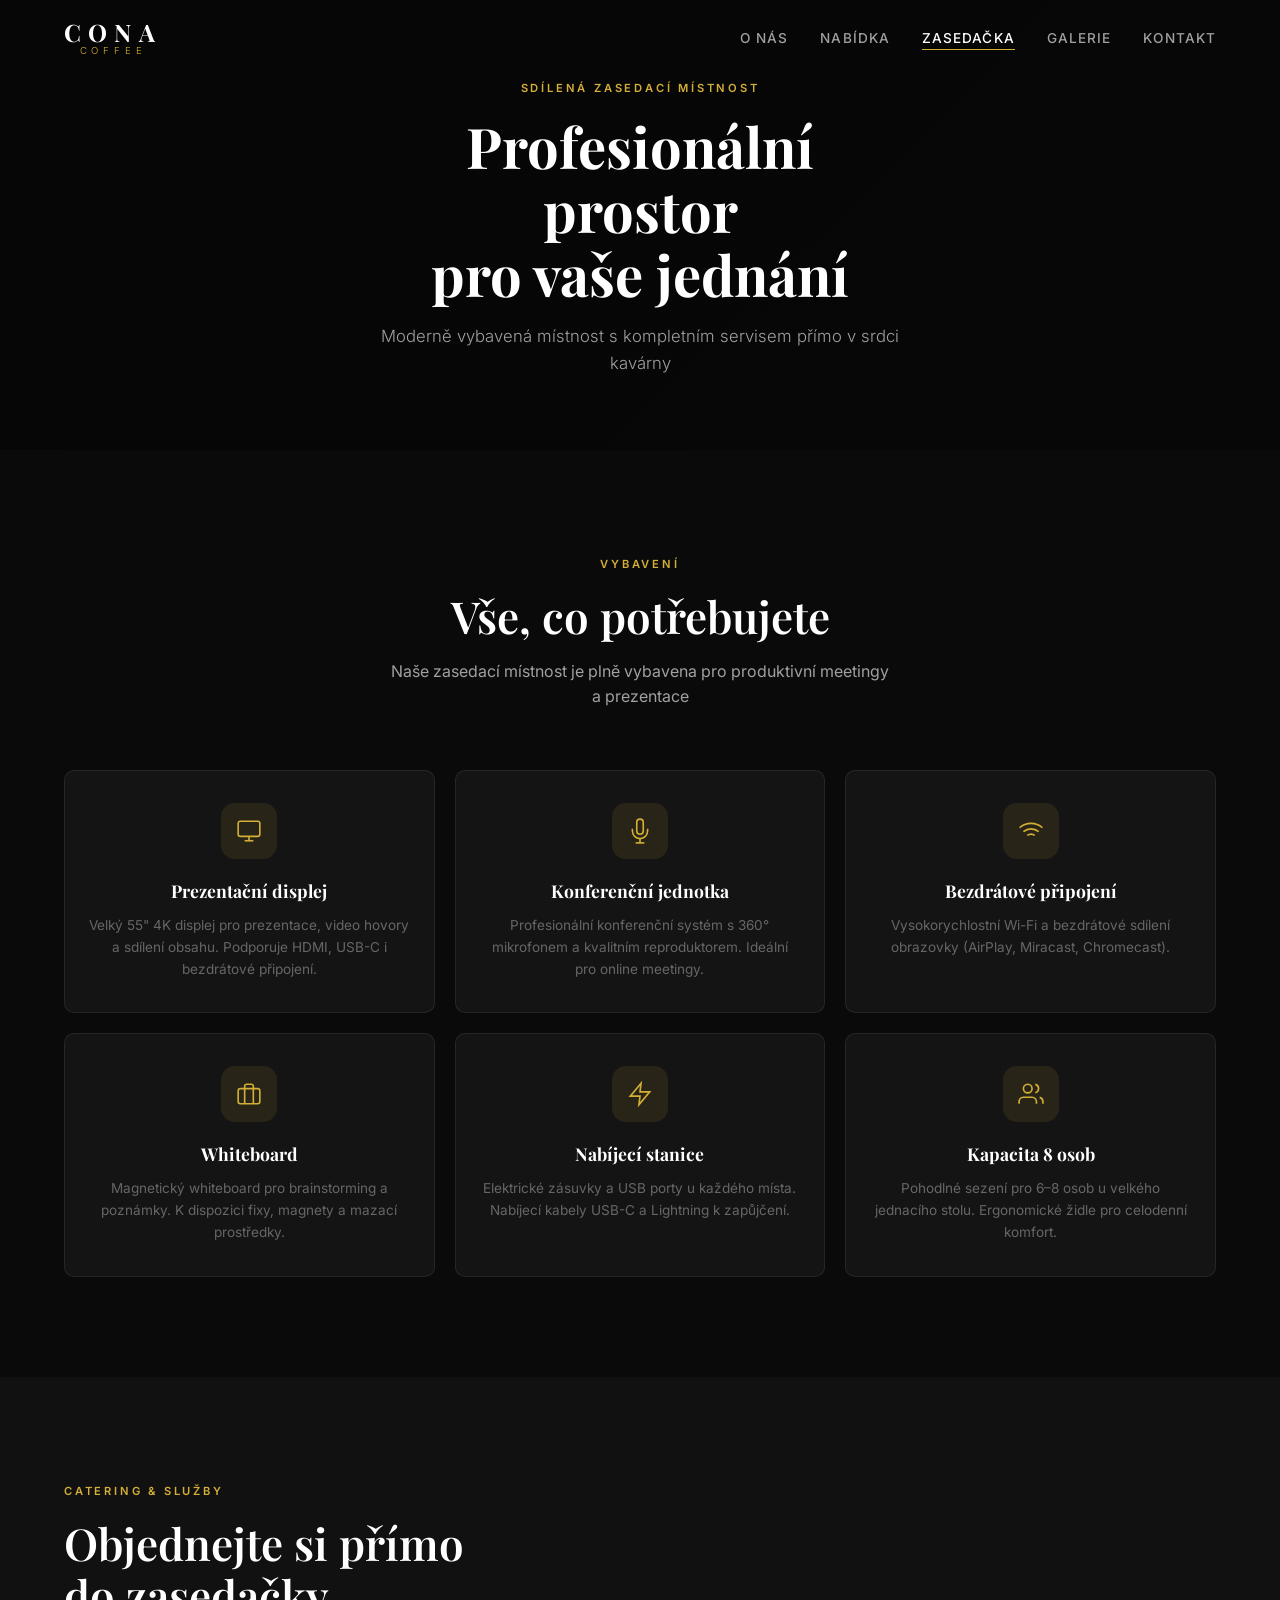
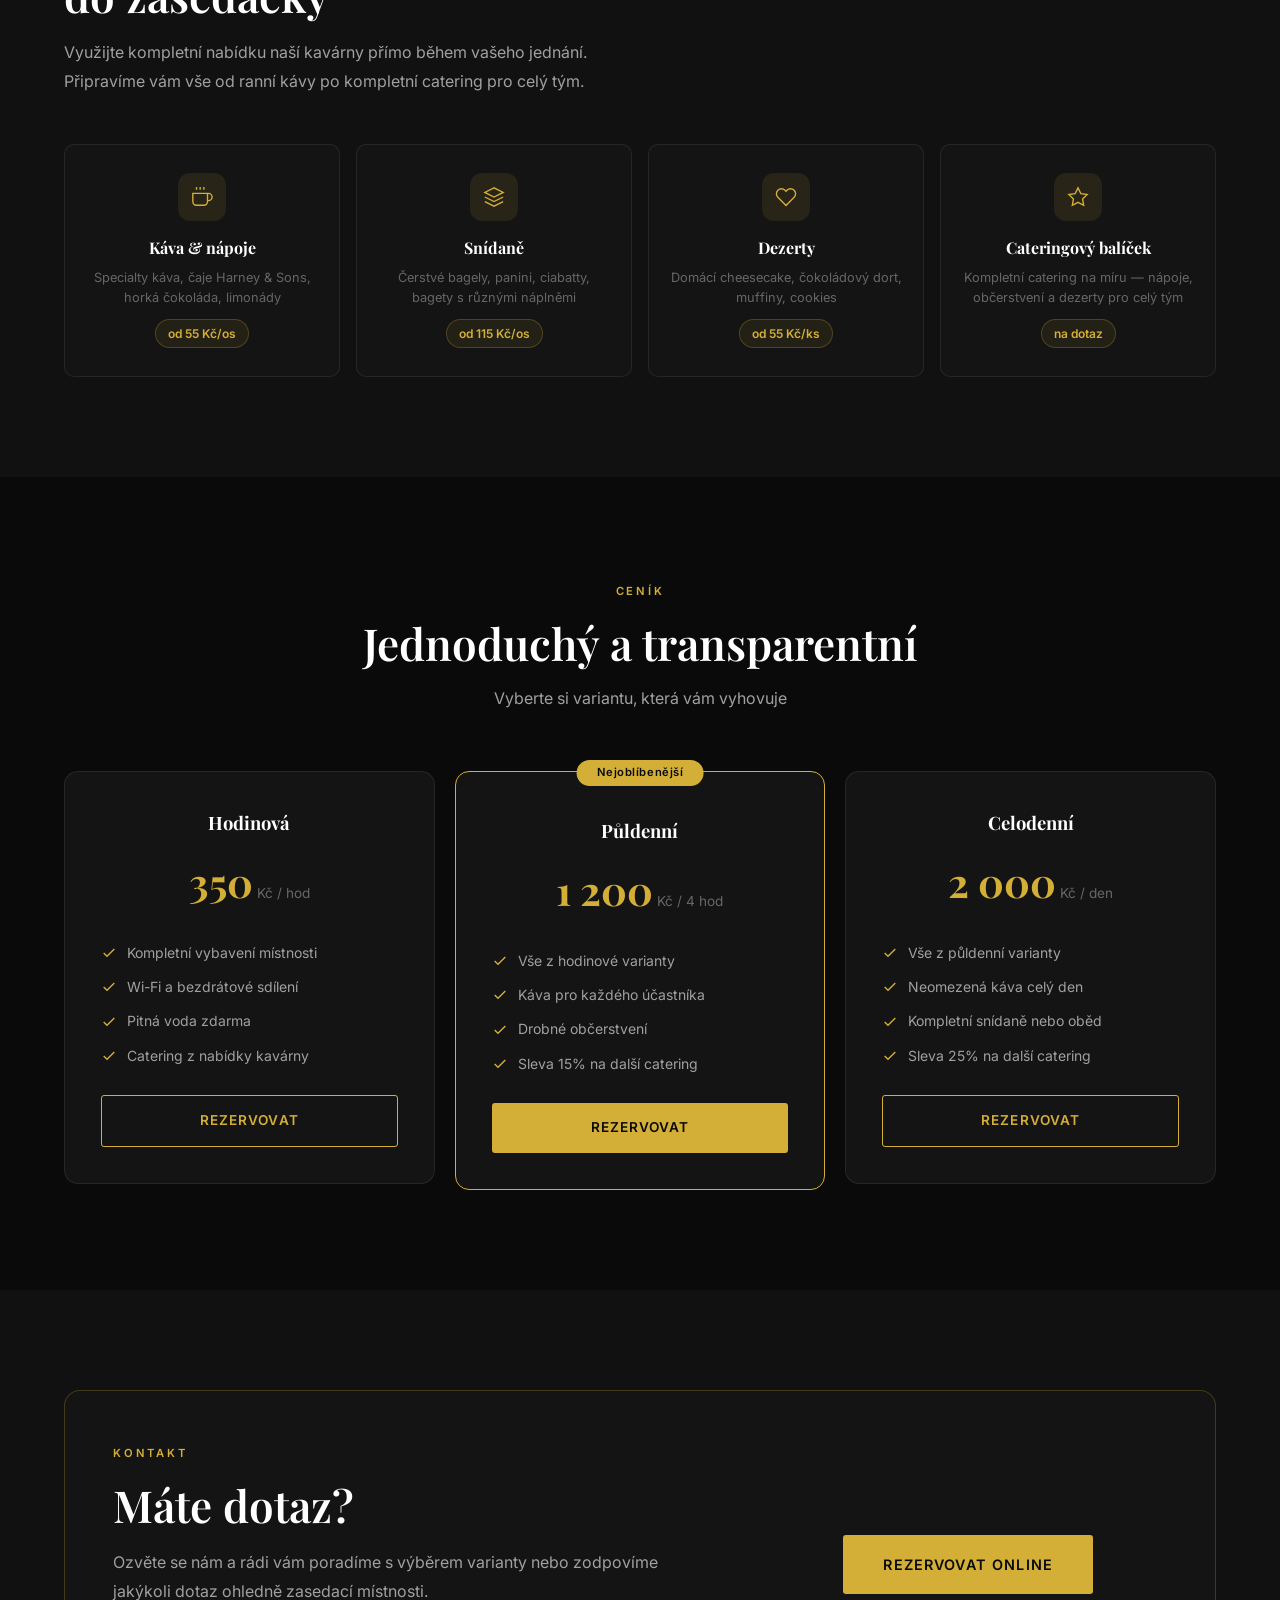
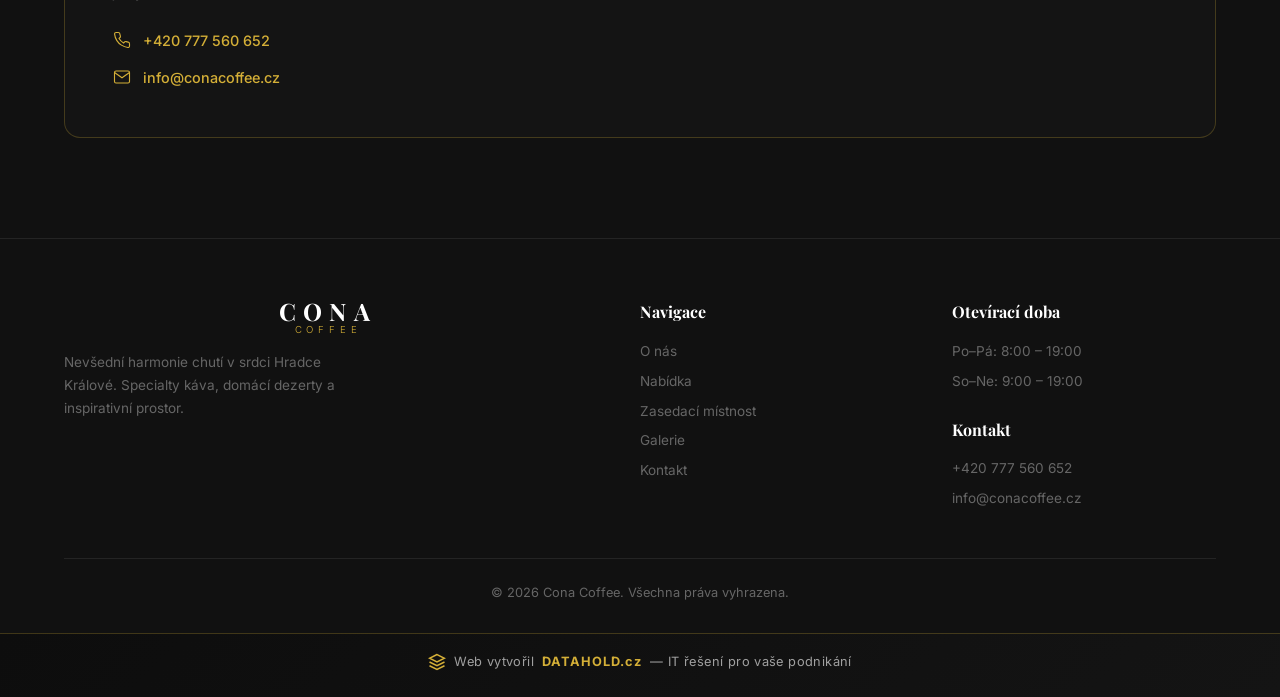
<file: zasedacka.html>
<!DOCTYPE html>
<html lang="cs">

<head>
    <meta charset="UTF-8">
    <meta name="viewport" content="width=device-width, initial-scale=1.0">
    <title>Zasedací místnost | Cona Coffee</title>
    <meta name="description" content="Sdílená zasedací místnost v Cona Coffee - prezentační displej, konferenční jednotka, Wi-Fi a catering přímo z kavárny.">

    <!-- Open Graph -->
    <meta property="og:title" content="Zasedací místnost | Cona Coffee">
    <meta property="og:description" content="Moderně vybavená místnost s kompletním servisem přímo v srdci kavárny.">
    <meta property="og:type" content="website">

    <!-- Favicon -->
    <link rel="icon" href="data:image/svg+xml,<svg xmlns='http://www.w3.org/2000/svg' viewBox='0 0 100 100'><text y='.9em' font-size='90'>☕</text></svg>">

    <link rel="preconnect" href="https://fonts.googleapis.com">
    <link rel="preconnect" href="https://fonts.gstatic.com" crossorigin>
    <link href="https://fonts.googleapis.com/css2?family=Playfair+Display:ital,wght@0,400;0,600;0,700;1,400&family=Inter:wght@300;400;500;600&display=swap" rel="stylesheet">
    <link rel="stylesheet" href="style.css">
    <link rel="stylesheet" href="zasedacka.css">
</head>

<body>
    <!-- Navigation -->
    <nav class="navbar scrolled" id="navbar">
        <a href="index.html" class="logo">
            <span class="logo-main">CONA</span>
            <span class="logo-sub">COFFEE</span>
        </a>
        <button class="nav-toggle" id="navToggle" aria-label="Menu">
            <span></span>
            <span></span>
            <span></span>
        </button>
        <ul class="nav-links" id="navMenu">
            <li><a href="index.html#o-nas" class="nav-link">O nás</a></li>
            <li><a href="index.html#nabidka" class="nav-link">Nabídka</a></li>
            <li><a href="zasedacka.html" class="nav-link active">Zasedačka</a></li>
            <li><a href="index.html#galerie" class="nav-link">Galerie</a></li>
            <li><a href="index.html#kontakt" class="nav-link">Kontakt</a></li>
        </ul>
    </nav>

    <!-- Page Header -->
    <section class="page-hero">
        <div class="page-hero-overlay"></div>
        <div class="page-hero-content">
            <span class="section-label">Sdílená zasedací místnost</span>
            <h1 class="page-hero-title">Profesionální prostor<br>pro vaše jednání</h1>
            <p class="page-hero-desc">Moderně vybavená místnost s kompletním servisem přímo v srdci kavárny</p>
        </div>
    </section>

    <!-- Vybavení -->
    <section class="section">
        <div class="container">
            <div class="section-header animate-on-scroll">
                <span class="section-label">Vybavení</span>
                <h2 class="section-title">Vše, co potřebujete</h2>
                <p class="section-desc">Naše zasedací místnost je plně vybavena pro produktivní meetingy a prezentace</p>
            </div>

            <div class="equipment-grid">
                <div class="equipment-card animate-on-scroll">
                    <div class="equipment-icon">
                        <svg viewBox="0 0 24 24" fill="none" stroke="currentColor" stroke-width="1.5">
                            <rect x="2" y="3" width="20" height="14" rx="2"/>
                            <line x1="8" y1="21" x2="16" y2="21"/>
                            <line x1="12" y1="17" x2="12" y2="21"/>
                        </svg>
                    </div>
                    <h3>Prezentační displej</h3>
                    <p>Velký 55" 4K displej pro prezentace, video hovory a sdílení obsahu. Podporuje HDMI, USB-C i bezdrátové připojení.</p>
                </div>

                <div class="equipment-card animate-on-scroll">
                    <div class="equipment-icon">
                        <svg viewBox="0 0 24 24" fill="none" stroke="currentColor" stroke-width="1.5">
                            <path d="M12 1a3 3 0 0 0-3 3v8a3 3 0 0 0 6 0V4a3 3 0 0 0-3-3z"/>
                            <path d="M19 10v2a7 7 0 0 1-14 0v-2"/>
                            <line x1="12" y1="19" x2="12" y2="23"/>
                            <line x1="8" y1="23" x2="16" y2="23"/>
                        </svg>
                    </div>
                    <h3>Konferenční jednotka</h3>
                    <p>Profesionální konferenční systém s 360° mikrofonem a kvalitním reproduktorem. Ideální pro online meetingy.</p>
                </div>

                <div class="equipment-card animate-on-scroll">
                    <div class="equipment-icon">
                        <svg viewBox="0 0 24 24" fill="none" stroke="currentColor" stroke-width="1.5">
                            <path d="M5 12.55a11 11 0 0 1 14.08 0"/>
                            <path d="M1.42 9a16 16 0 0 1 21.16 0"/>
                            <path d="M8.53 16.11a6 6 0 0 1 6.95 0"/>
                            <line x1="12" y1="20" x2="12.01" y2="20"/>
                        </svg>
                    </div>
                    <h3>Bezdrátové připojení</h3>
                    <p>Vysokorychlostní Wi-Fi a bezdrátové sdílení obrazovky (AirPlay, Miracast, Chromecast).</p>
                </div>

                <div class="equipment-card animate-on-scroll">
                    <div class="equipment-icon">
                        <svg viewBox="0 0 24 24" fill="none" stroke="currentColor" stroke-width="1.5">
                            <rect x="2" y="7" width="20" height="14" rx="2"/>
                            <path d="M16 21V5a2 2 0 0 0-2-2h-4a2 2 0 0 0-2 2v16"/>
                        </svg>
                    </div>
                    <h3>Whiteboard</h3>
                    <p>Magnetický whiteboard pro brainstorming a poznámky. K dispozici fixy, magnety a mazací prostředky.</p>
                </div>

                <div class="equipment-card animate-on-scroll">
                    <div class="equipment-icon">
                        <svg viewBox="0 0 24 24" fill="none" stroke="currentColor" stroke-width="1.5">
                            <path d="M13 2L3 14h9l-1 8 10-12h-9l1-8z"/>
                        </svg>
                    </div>
                    <h3>Nabíjecí stanice</h3>
                    <p>Elektrické zásuvky a USB porty u každého místa. Nabíjecí kabely USB-C a Lightning k zapůjčení.</p>
                </div>

                <div class="equipment-card animate-on-scroll">
                    <div class="equipment-icon">
                        <svg viewBox="0 0 24 24" fill="none" stroke="currentColor" stroke-width="1.5">
                            <path d="M17 21v-2a4 4 0 0 0-4-4H5a4 4 0 0 0-4 4v2"/>
                            <circle cx="9" cy="7" r="4"/>
                            <path d="M23 21v-2a4 4 0 0 0-3-3.87"/>
                            <path d="M16 3.13a4 4 0 0 1 0 7.75"/>
                        </svg>
                    </div>
                    <h3>Kapacita 8 osob</h3>
                    <p>Pohodlné sezení pro 6–8 osob u velkého jednacího stolu. Ergonomické židle pro celodenní komfort.</p>
                </div>
            </div>
        </div>
    </section>

    <!-- Služby -->
    <section class="section section-alt">
        <div class="container">
            <div class="services-layout">
                <div class="services-content animate-on-scroll">
                    <span class="section-label">Catering & služby</span>
                    <h2 class="section-title">Objednejte si přímo<br>do zasedačky</h2>
                    <p class="services-text">Využijte kompletní nabídku naší kavárny přímo během vašeho jednání. Připravíme vám vše od ranní kávy po kompletní catering pro celý tým.</p>
                </div>

                <div class="services-grid">
                    <div class="service-card animate-on-scroll">
                        <div class="service-icon">
                            <svg viewBox="0 0 24 24" fill="none" stroke="currentColor" stroke-width="1.5">
                                <path d="M18 8h1a4 4 0 0 1 0 8h-1M2 8h16v9a4 4 0 0 1-4 4H6a4 4 0 0 1-4-4V8zM6 1v3M10 1v3M14 1v3"/>
                            </svg>
                        </div>
                        <h3>Káva & nápoje</h3>
                        <p>Specialty káva, čaje Harney & Sons, horká čokoláda, limonády</p>
                        <span class="service-price">od 55 Kč/os</span>
                    </div>

                    <div class="service-card animate-on-scroll">
                        <div class="service-icon">
                            <svg viewBox="0 0 24 24" fill="none" stroke="currentColor" stroke-width="1.5">
                                <path d="M12 2L2 7l10 5 10-5-10-5zM2 17l10 5 10-5M2 12l10 5 10-5"/>
                            </svg>
                        </div>
                        <h3>Snídaně</h3>
                        <p>Čerstvé bagely, panini, ciabatty, bagety s různými náplněmi</p>
                        <span class="service-price">od 115 Kč/os</span>
                    </div>

                    <div class="service-card animate-on-scroll">
                        <div class="service-icon">
                            <svg viewBox="0 0 24 24" fill="none" stroke="currentColor" stroke-width="1.5">
                                <path d="M20.84 4.61a5.5 5.5 0 0 0-7.78 0L12 5.67l-1.06-1.06a5.5 5.5 0 0 0-7.78 7.78l1.06 1.06L12 21.23l7.78-7.78 1.06-1.06a5.5 5.5 0 0 0 0-7.78z"/>
                            </svg>
                        </div>
                        <h3>Dezerty</h3>
                        <p>Domácí cheesecake, čokoládový dort, muffiny, cookies</p>
                        <span class="service-price">od 55 Kč/ks</span>
                    </div>

                    <div class="service-card animate-on-scroll">
                        <div class="service-icon">
                            <svg viewBox="0 0 24 24" fill="none" stroke="currentColor" stroke-width="1.5">
                                <polygon points="12 2 15.09 8.26 22 9.27 17 14.14 18.18 21.02 12 17.77 5.82 21.02 7 14.14 2 9.27 8.91 8.26 12 2"/>
                            </svg>
                        </div>
                        <h3>Cateringový balíček</h3>
                        <p>Kompletní catering na míru — nápoje, občerstvení a dezerty pro celý tým</p>
                        <span class="service-price">na dotaz</span>
                    </div>
                </div>
            </div>
        </div>
    </section>

    <!-- Ceník -->
    <section class="section">
        <div class="container">
            <div class="section-header animate-on-scroll">
                <span class="section-label">Ceník</span>
                <h2 class="section-title">Jednoduchý a transparentní</h2>
                <p class="section-desc">Vyberte si variantu, která vám vyhovuje</p>
            </div>

            <div class="pricing-grid">
                <div class="pricing-card animate-on-scroll">
                    <div class="pricing-header">
                        <h3>Hodinová</h3>
                        <div class="pricing-amount">
                            <span class="price">350</span>
                            <span class="price-unit">Kč / hod</span>
                        </div>
                    </div>
                    <ul class="pricing-features">
                        <li>
                            <svg viewBox="0 0 24 24" fill="none" stroke="currentColor" stroke-width="2"><polyline points="20 6 9 17 4 12"/></svg>
                            Kompletní vybavení místnosti
                        </li>
                        <li>
                            <svg viewBox="0 0 24 24" fill="none" stroke="currentColor" stroke-width="2"><polyline points="20 6 9 17 4 12"/></svg>
                            Wi-Fi a bezdrátové sdílení
                        </li>
                        <li>
                            <svg viewBox="0 0 24 24" fill="none" stroke="currentColor" stroke-width="2"><polyline points="20 6 9 17 4 12"/></svg>
                            Pitná voda zdarma
                        </li>
                        <li>
                            <svg viewBox="0 0 24 24" fill="none" stroke="currentColor" stroke-width="2"><polyline points="20 6 9 17 4 12"/></svg>
                            Catering z nabídky kavárny
                        </li>
                    </ul>
                    <a href="https://app.servisflow.cz/booking/connacoffe" target="_blank" rel="noopener" class="btn btn-outline btn-full">Rezervovat</a>
                </div>

                <div class="pricing-card pricing-featured animate-on-scroll">
                    <div class="pricing-badge">Nejoblíbenější</div>
                    <div class="pricing-header">
                        <h3>Půldenní</h3>
                        <div class="pricing-amount">
                            <span class="price">1 200</span>
                            <span class="price-unit">Kč / 4 hod</span>
                        </div>
                    </div>
                    <ul class="pricing-features">
                        <li>
                            <svg viewBox="0 0 24 24" fill="none" stroke="currentColor" stroke-width="2"><polyline points="20 6 9 17 4 12"/></svg>
                            Vše z hodinové varianty
                        </li>
                        <li>
                            <svg viewBox="0 0 24 24" fill="none" stroke="currentColor" stroke-width="2"><polyline points="20 6 9 17 4 12"/></svg>
                            Káva pro každého účastníka
                        </li>
                        <li>
                            <svg viewBox="0 0 24 24" fill="none" stroke="currentColor" stroke-width="2"><polyline points="20 6 9 17 4 12"/></svg>
                            Drobné občerstvení
                        </li>
                        <li>
                            <svg viewBox="0 0 24 24" fill="none" stroke="currentColor" stroke-width="2"><polyline points="20 6 9 17 4 12"/></svg>
                            Sleva 15% na další catering
                        </li>
                    </ul>
                    <a href="https://app.servisflow.cz/booking/connacoffe" target="_blank" rel="noopener" class="btn btn-primary btn-full">Rezervovat</a>
                </div>

                <div class="pricing-card animate-on-scroll">
                    <div class="pricing-header">
                        <h3>Celodenní</h3>
                        <div class="pricing-amount">
                            <span class="price">2 000</span>
                            <span class="price-unit">Kč / den</span>
                        </div>
                    </div>
                    <ul class="pricing-features">
                        <li>
                            <svg viewBox="0 0 24 24" fill="none" stroke="currentColor" stroke-width="2"><polyline points="20 6 9 17 4 12"/></svg>
                            Vše z půldenní varianty
                        </li>
                        <li>
                            <svg viewBox="0 0 24 24" fill="none" stroke="currentColor" stroke-width="2"><polyline points="20 6 9 17 4 12"/></svg>
                            Neomezená káva celý den
                        </li>
                        <li>
                            <svg viewBox="0 0 24 24" fill="none" stroke="currentColor" stroke-width="2"><polyline points="20 6 9 17 4 12"/></svg>
                            Kompletní snídaně nebo oběd
                        </li>
                        <li>
                            <svg viewBox="0 0 24 24" fill="none" stroke="currentColor" stroke-width="2"><polyline points="20 6 9 17 4 12"/></svg>
                            Sleva 25% na další catering
                        </li>
                    </ul>
                    <a href="https://app.servisflow.cz/booking/connacoffe" target="_blank" rel="noopener" class="btn btn-outline btn-full">Rezervovat</a>
                </div>
            </div>
        </div>
    </section>

    <!-- Kontakt -->
    <section class="section section-alt" id="kontakt-zasedacka">
        <div class="container">
            <div class="zasedacka-contact animate-on-scroll">
                <div class="zasedacka-contact-info">
                    <span class="section-label">Kontakt</span>
                    <h2 class="section-title">Máte dotaz?</h2>
                    <p>Ozvěte se nám a rádi vám poradíme s výběrem varianty nebo zodpovíme jakýkoli dotaz ohledně zasedací místnosti.</p>
                    <div class="zasedacka-contact-rows">
                        <div class="contact-row">
                            <svg viewBox="0 0 24 24" fill="none" stroke="currentColor" stroke-width="1.5">
                                <path d="M22 16.92v3a2 2 0 0 1-2.18 2 19.79 19.79 0 0 1-8.63-3.07 19.5 19.5 0 0 1-6-6 19.79 19.79 0 0 1-3.07-8.67A2 2 0 0 1 4.11 2h3a2 2 0 0 1 2 1.72 12.84 12.84 0 0 0 .7 2.81 2 2 0 0 1-.45 2.11L8.09 9.91a16 16 0 0 0 6 6l1.27-1.27a2 2 0 0 1 2.11-.45 12.84 12.84 0 0 0 2.81.7A2 2 0 0 1 22 16.92z"/>
                            </svg>
                            <a href="tel:+420777560652">+420 777 560 652</a>
                        </div>
                        <div class="contact-row">
                            <svg viewBox="0 0 24 24" fill="none" stroke="currentColor" stroke-width="1.5">
                                <path d="M4 4h16c1.1 0 2 .9 2 2v12c0 1.1-.9 2-2 2H4c-1.1 0-2-.9-2-2V6c0-1.1.9-2 2-2z"/>
                                <polyline points="22,6 12,13 2,6"/>
                            </svg>
                            <a href="mailto:info@conacoffee.cz">info@conacoffee.cz</a>
                        </div>
                    </div>
                </div>
                <div class="zasedacka-cta">
                    <a href="https://app.servisflow.cz/booking/connacoffe" target="_blank" rel="noopener" class="btn btn-primary btn-large">Rezervovat online</a>
                </div>
            </div>
        </div>
    </section>

    <!-- Footer -->
    <footer class="footer">
        <div class="container">
            <div class="footer-grid">
                <div class="footer-brand">
                    <div class="logo">
                        <span class="logo-main">CONA</span>
                        <span class="logo-sub">COFFEE</span>
                    </div>
                    <p>Nevšední harmonie chutí v srdci Hradce Králové. Specialty káva, domácí dezerty a inspirativní prostor.</p>
                </div>
                <div class="footer-col">
                    <h4>Navigace</h4>
                    <ul>
                        <li><a href="index.html#o-nas">O nás</a></li>
                        <li><a href="index.html#nabidka">Nabídka</a></li>
                        <li><a href="zasedacka.html">Zasedací místnost</a></li>
                        <li><a href="index.html#galerie">Galerie</a></li>
                        <li><a href="index.html#kontakt">Kontakt</a></li>
                    </ul>
                </div>
                <div class="footer-col">
                    <h4>Otevírací doba</h4>
                    <ul>
                        <li>Po–Pá: 8:00 – 19:00</li>
                        <li>So–Ne: 9:00 – 19:00</li>
                    </ul>
                    <h4 style="margin-top: 24px;">Kontakt</h4>
                    <ul>
                        <li>+420 777 560 652</li>
                        <li>info@conacoffee.cz</li>
                    </ul>
                </div>
            </div>
            <div class="footer-bottom">
                <p>&copy; 2026 Cona Coffee. Všechna práva vyhrazena.</p>
            </div>
        </div>
    </footer>

    <div class="credit-bar">
        <a href="https://www.datahold.cz" target="_blank" rel="noopener">
            Web vytvořil <strong>DATAHOLD.cz</strong> — IT řešení pro vaše podnikání
        </a>
    </div>

    <script src="script.js"></script>
</body>

</html>
</file>
<file: style.css>
/* ========================================
   CONA COFFEE - Dark Luxury Theme
   ======================================== */

:root {
    --primary: #d4af37;
    --primary-dark: #b5952f;
    --primary-light: #e0c35a;
    --bg: #0a0a0a;
    --bg-alt: #111111;
    --bg-card: #141414;
    --bg-card-hover: #1a1a1a;
    --text: #ffffff;
    --text-muted: #a0a0a0;
    --text-dim: #666666;
    --border: rgba(255, 255, 255, 0.08);
    --border-accent: rgba(212, 175, 55, 0.25);
    --font-heading: 'Playfair Display', Georgia, serif;
    --font-body: 'Inter', -apple-system, BlinkMacSystemFont, sans-serif;
    --transition: 0.3s cubic-bezier(0.4, 0, 0.2, 1);
    --transition-slow: 0.6s cubic-bezier(0.4, 0, 0.2, 1);
    --container: 1200px;
}

/* Reset */
*, *::before, *::after {
    margin: 0;
    padding: 0;
    box-sizing: border-box;
}

html {
    scroll-behavior: smooth;
    font-size: 16px;
}

body {
    font-family: var(--font-body);
    color: var(--text);
    background: var(--bg);
    line-height: 1.6;
    overflow-x: hidden;
    -webkit-font-smoothing: antialiased;
}

img {
    max-width: 100%;
    height: auto;
    display: block;
}

a {
    color: inherit;
    text-decoration: none;
    transition: color var(--transition);
}

ul { list-style: none; }

.container {
    max-width: var(--container);
    margin: 0 auto;
    padding: 0 24px;
}

/* ========================================
   NAVIGATION
   ======================================== */
.navbar {
    position: fixed;
    top: 0;
    left: 0;
    width: 100%;
    z-index: 1000;
    padding: 20px 5%;
    display: flex;
    align-items: center;
    justify-content: space-between;
    transition: all var(--transition);
}

.navbar.scrolled {
    background: rgba(10, 10, 10, 0.95);
    backdrop-filter: blur(20px);
    padding: 14px 5%;
    border-bottom: 1px solid var(--border-accent);
}

.logo {
    display: flex;
    flex-direction: column;
    align-items: center;
    line-height: 1;
    gap: 2px;
}

.logo-main {
    font-family: var(--font-heading);
    font-size: 1.5rem;
    font-weight: 700;
    letter-spacing: 0.3em;
    color: var(--text);
}

.logo-sub {
    font-family: var(--font-body);
    font-size: 0.6rem;
    font-weight: 300;
    letter-spacing: 0.5em;
    color: var(--primary);
    text-transform: uppercase;
}

.nav-links {
    display: flex;
    gap: 32px;
}

.nav-link {
    font-size: 0.85rem;
    font-weight: 500;
    letter-spacing: 0.08em;
    text-transform: uppercase;
    color: var(--text-muted);
    position: relative;
    padding: 4px 0;
}

.nav-link::after {
    content: '';
    position: absolute;
    bottom: 0;
    left: 0;
    width: 0;
    height: 1.5px;
    background: var(--primary);
    transition: width var(--transition);
}

.nav-link:hover,
.nav-link.active {
    color: var(--text);
}

.nav-link:hover::after,
.nav-link.active::after {
    width: 100%;
}

.nav-toggle {
    display: none;
    flex-direction: column;
    gap: 5px;
    background: none;
    border: none;
    cursor: pointer;
    padding: 4px;
    z-index: 1001;
}

.nav-toggle span {
    width: 24px;
    height: 2px;
    background: var(--text);
    transition: all var(--transition);
}

.nav-toggle.active span:nth-child(1) {
    transform: rotate(45deg) translate(5px, 5px);
}

.nav-toggle.active span:nth-child(2) {
    opacity: 0;
}

.nav-toggle.active span:nth-child(3) {
    transform: rotate(-45deg) translate(5px, -5px);
}

/* ========================================
   HERO
   ======================================== */
.hero {
    position: relative;
    height: 100vh;
    min-height: 700px;
    display: flex;
    align-items: center;
    justify-content: center;
    text-align: center;
    background: url('https://images.unsplash.com/photo-1447933601403-0c6688de566e?w=1920&h=1080&fit=crop') center/cover no-repeat;
}

.hero-overlay {
    position: absolute;
    inset: 0;
    background: linear-gradient(
        135deg,
        rgba(5, 5, 5, 0.85) 0%,
        rgba(5, 5, 5, 0.5) 50%,
        rgba(5, 5, 5, 0.75) 100%
    );
}

.hero-content {
    position: relative;
    z-index: 1;
    max-width: 700px;
    padding: 0 24px;
}

.hero-label {
    font-size: 0.85rem;
    font-weight: 400;
    letter-spacing: 0.3em;
    text-transform: uppercase;
    color: var(--primary);
    margin-bottom: 20px;
    opacity: 0;
    transform: translateY(20px);
    animation: fadeUp 0.8s 0.3s forwards;
}

.hero-title {
    font-family: var(--font-heading);
    font-size: clamp(3rem, 8vw, 5.5rem);
    font-weight: 700;
    color: var(--text);
    line-height: 1.1;
    margin-bottom: 20px;
    opacity: 0;
    transform: translateY(20px);
    animation: fadeUp 0.8s 0.5s forwards;
}

.hero-desc {
    font-size: 1.125rem;
    font-weight: 300;
    color: var(--text-muted);
    margin-bottom: 40px;
    font-style: italic;
    opacity: 0;
    transform: translateY(20px);
    animation: fadeUp 0.8s 0.7s forwards;
}

.hero-buttons {
    display: flex;
    gap: 16px;
    justify-content: center;
    flex-wrap: wrap;
    opacity: 0;
    transform: translateY(20px);
    animation: fadeUp 0.8s 0.9s forwards;
}

.hero-scroll {
    position: absolute;
    bottom: 40px;
    left: 50%;
    transform: translateX(-50%);
    z-index: 1;
    display: flex;
    flex-direction: column;
    align-items: center;
    gap: 8px;
    color: var(--text-dim);
    font-size: 0.7rem;
    letter-spacing: 0.15em;
    text-transform: uppercase;
}

.scroll-line {
    width: 1px;
    height: 40px;
    background: linear-gradient(to bottom, var(--primary), transparent);
    animation: scrollPulse 2s infinite;
}

@keyframes fadeUp {
    to { opacity: 1; transform: translateY(0); }
}

@keyframes scrollPulse {
    0%, 100% { opacity: 0.3; }
    50% { opacity: 1; }
}

/* ========================================
   BUTTONS
   ======================================== */
.btn {
    display: inline-flex;
    align-items: center;
    justify-content: center;
    padding: 14px 32px;
    font-family: var(--font-body);
    font-size: 0.85rem;
    font-weight: 600;
    letter-spacing: 0.08em;
    text-transform: uppercase;
    border-radius: 3px;
    cursor: pointer;
    transition: all var(--transition);
    border: none;
}

.btn-primary {
    background: var(--primary);
    color: var(--bg);
}

.btn-primary:hover {
    background: var(--primary-dark);
    transform: translateY(-2px);
    box-shadow: 0 8px 24px rgba(212, 175, 55, 0.25);
}

.btn-outline {
    background: transparent;
    color: var(--primary);
    border: 1.5px solid var(--primary);
}

.btn-outline:hover {
    background: var(--primary);
    color: var(--bg);
    transform: translateY(-2px);
}

/* ========================================
   SECTIONS
   ======================================== */
.section {
    padding: 100px 0;
}

.section-alt {
    background: var(--bg-alt);
}

.section-label {
    display: inline-block;
    font-size: 0.7rem;
    font-weight: 600;
    letter-spacing: 0.25em;
    text-transform: uppercase;
    color: var(--primary);
    margin-bottom: 16px;
}

.section-title {
    font-family: var(--font-heading);
    font-size: clamp(2rem, 4vw, 2.75rem);
    font-weight: 600;
    color: var(--text);
    line-height: 1.2;
    margin-bottom: 16px;
}

.section-desc {
    font-size: 1rem;
    color: var(--text-muted);
    max-width: 500px;
}

.section-header {
    text-align: center;
    margin-bottom: 60px;
}

.section-header .section-desc {
    margin: 0 auto;
}

/* ========================================
   ABOUT
   ======================================== */
.about-grid {
    display: grid;
    grid-template-columns: 1fr 1.2fr;
    gap: 80px;
    align-items: center;
}

.about-image {
    position: relative;
}

.about-image img {
    border-radius: 6px;
    width: 100%;
    height: 550px;
    object-fit: cover;
}

.about-image-border {
    position: absolute;
    bottom: -16px;
    right: -16px;
    width: 60%;
    height: 60%;
    border: 1.5px solid var(--primary);
    border-radius: 6px;
    z-index: -1;
    opacity: 0.5;
}

.about-content p {
    font-size: 1rem;
    color: var(--text-muted);
    line-height: 1.8;
    margin-bottom: 16px;
}

.about-features {
    display: flex;
    flex-direction: column;
    gap: 20px;
    margin-top: 32px;
}

.about-feature {
    display: flex;
    gap: 14px;
    align-items: center;
}

.about-feature svg {
    width: 36px;
    height: 36px;
    flex-shrink: 0;
    padding: 8px;
    background: rgba(212, 175, 55, 0.1);
    border-radius: 8px;
    color: var(--primary);
}

.about-feature strong {
    display: block;
    font-size: 0.9rem;
    color: var(--text);
}

.about-feature span {
    font-size: 0.8rem;
    color: var(--text-dim);
}

/* ========================================
   MENU
   ======================================== */
.menu-tabs {
    display: flex;
    justify-content: center;
    gap: 8px;
    margin-bottom: 48px;
    flex-wrap: wrap;
}

.menu-tab {
    padding: 10px 24px;
    font-family: var(--font-body);
    font-size: 0.85rem;
    font-weight: 500;
    color: var(--text-muted);
    background: transparent;
    border: 1.5px solid var(--border);
    border-radius: 100px;
    cursor: pointer;
    transition: all var(--transition);
}

.menu-tab:hover {
    border-color: var(--primary);
    color: var(--primary);
}

.menu-tab.active {
    background: var(--primary);
    color: var(--bg);
    border-color: var(--primary);
}

.menu-panel {
    display: none;
}

.menu-panel.active {
    display: block;
    animation: fadeIn 0.4s ease;
}

@keyframes fadeIn {
    from { opacity: 0; transform: translateY(10px); }
    to { opacity: 1; transform: translateY(0); }
}

.menu-grid {
    display: grid;
    grid-template-columns: repeat(auto-fill, minmax(280px, 1fr));
    gap: 16px;
}

.menu-item {
    background: var(--bg-card);
    padding: 24px;
    border-radius: 8px;
    border: 1px solid var(--border);
    transition: all var(--transition);
}

.menu-item:hover {
    background: var(--bg-card-hover);
    border-color: var(--border-accent);
    transform: translateY(-3px);
}

.menu-item-top {
    display: flex;
    justify-content: space-between;
    align-items: baseline;
    margin-bottom: 8px;
}

.menu-item h3 {
    font-family: var(--font-heading);
    font-size: 1.05rem;
    font-weight: 600;
    color: var(--text);
}

.menu-price {
    font-weight: 600;
    color: var(--primary);
    font-size: 0.9rem;
    white-space: nowrap;
    margin-left: 12px;
}

.menu-item p {
    font-size: 0.825rem;
    color: var(--text-dim);
    line-height: 1.5;
}

.menu-badge {
    display: inline-block;
    padding: 3px 10px;
    font-size: 0.65rem;
    font-weight: 600;
    letter-spacing: 0.05em;
    text-transform: uppercase;
    background: rgba(46, 125, 50, 0.15);
    color: #66bb6a;
    border-radius: 100px;
    margin-bottom: 10px;
}

.menu-badge.winter {
    background: rgba(21, 101, 192, 0.15);
    color: #64b5f6;
}

/* ========================================
   MEETING ROOM
   ======================================== */
.section-meeting {
    background: var(--bg-alt);
    border-top: 1px solid var(--border);
    border-bottom: 1px solid var(--border);
}

.meeting-grid {
    display: grid;
    grid-template-columns: 1.2fr 1fr;
    gap: 80px;
    align-items: center;
}

.meeting-content p {
    font-size: 1rem;
    color: var(--text-muted);
    line-height: 1.8;
    margin-bottom: 28px;
}

.meeting-features {
    display: grid;
    grid-template-columns: 1fr 1fr;
    gap: 16px;
    margin-bottom: 28px;
}

.meeting-feature {
    display: flex;
    gap: 10px;
    align-items: center;
    font-size: 0.875rem;
    color: var(--text-muted);
}

.meeting-feature svg {
    width: 20px;
    height: 20px;
    flex-shrink: 0;
    color: var(--primary);
}

.meeting-pricing {
    display: flex;
    gap: 16px;
    margin-bottom: 32px;
    flex-wrap: wrap;
}

.meeting-price-tag {
    display: flex;
    align-items: baseline;
    gap: 4px;
    padding: 10px 18px;
    background: rgba(212, 175, 55, 0.08);
    border: 1px solid var(--border-accent);
    border-radius: 8px;
}

.meeting-price-amount {
    font-family: var(--font-heading);
    font-size: 1.25rem;
    font-weight: 700;
    color: var(--primary);
}

.meeting-price-unit {
    font-size: 0.8rem;
    color: var(--text-dim);
}

.meeting-buttons {
    display: flex;
    gap: 12px;
    flex-wrap: wrap;
}

.meeting-image {
    position: relative;
}

.meeting-image img {
    border-radius: 8px;
    width: 100%;
    height: 500px;
    object-fit: cover;
}

/* ========================================
   GALLERY
   ======================================== */
.gallery-grid {
    display: grid;
    grid-template-columns: repeat(3, 1fr);
    grid-auto-rows: 260px;
    gap: 12px;
}

.gallery-item {
    position: relative;
    border-radius: 6px;
    overflow: hidden;
    cursor: pointer;
}

.gallery-wide {
    grid-column: span 2;
}

.gallery-item img {
    width: 100%;
    height: 100%;
    object-fit: cover;
    transition: transform var(--transition-slow);
}

.gallery-item:hover img {
    transform: scale(1.06);
}

.gallery-overlay {
    position: absolute;
    inset: 0;
    background: linear-gradient(to top, rgba(0, 0, 0, 0.7), transparent 50%);
    display: flex;
    align-items: flex-end;
    padding: 20px;
    opacity: 0;
    transition: opacity var(--transition);
}

.gallery-item:hover .gallery-overlay {
    opacity: 1;
}

.gallery-overlay span {
    color: var(--text);
    font-size: 0.85rem;
    font-weight: 500;
    letter-spacing: 0.05em;
}

/* ========================================
   CONTACT
   ======================================== */
.contact-grid {
    display: grid;
    grid-template-columns: 1fr 1fr;
    gap: 24px;
    margin-bottom: 48px;
}

.contact-card {
    background: var(--bg-card);
    padding: 36px;
    border-radius: 12px;
    border: 1px solid var(--border);
}

.contact-card h3 {
    font-family: var(--font-heading);
    font-size: 1.25rem;
    font-weight: 600;
    margin-bottom: 24px;
    color: var(--text);
}

.contact-card-accent {
    border-color: var(--border-accent);
    background: rgba(212, 175, 55, 0.04);
}

.contact-info {
    display: flex;
    flex-direction: column;
    gap: 16px;
}

.contact-row {
    display: flex;
    gap: 12px;
    align-items: flex-start;
    font-size: 0.9rem;
    color: var(--text-muted);
}

.contact-row svg {
    width: 18px;
    height: 18px;
    flex-shrink: 0;
    color: var(--primary);
    margin-top: 2px;
}

.contact-row a {
    color: var(--primary);
    font-weight: 500;
}

.contact-row a:hover {
    color: var(--primary-light);
}

.hours {
    display: flex;
    flex-direction: column;
    gap: 2px;
}

.contact-socials {
    display: flex;
    gap: 10px;
    margin-top: 8px;
}

.contact-socials a {
    width: 40px;
    height: 40px;
    display: flex;
    align-items: center;
    justify-content: center;
    background: rgba(212, 175, 55, 0.1);
    border-radius: 8px;
    transition: all var(--transition);
}

.contact-socials a:hover {
    background: var(--primary);
    transform: translateY(-2px);
}

.contact-socials svg {
    width: 18px;
    height: 18px;
    color: var(--primary);
}

.contact-socials a:hover svg {
    color: var(--bg);
}

.map-container {
    border-radius: 12px;
    overflow: hidden;
    border: 1px solid var(--border);
}

.map-container iframe {
    display: block;
    filter: grayscale(0.8) invert(0.92) contrast(0.85);
}

/* ========================================
   FOOTER
   ======================================== */
.footer {
    background: var(--bg-alt);
    color: var(--text-muted);
    padding: 60px 0 30px;
    border-top: 1px solid var(--border);
}

.footer-grid {
    display: grid;
    grid-template-columns: 2fr 1fr 1fr;
    gap: 48px;
    margin-bottom: 40px;
}

.footer-brand p {
    margin-top: 16px;
    font-size: 0.85rem;
    line-height: 1.7;
    max-width: 300px;
    color: var(--text-dim);
}

.footer-col h4 {
    font-family: var(--font-heading);
    color: var(--text);
    font-size: 1rem;
    margin-bottom: 16px;
}

.footer-col li {
    margin-bottom: 8px;
    font-size: 0.85rem;
    color: var(--text-dim);
}

.footer-col a:hover {
    color: var(--primary);
}

.footer-bottom {
    border-top: 1px solid var(--border);
    padding-top: 24px;
    text-align: center;
    font-size: 0.8rem;
    color: var(--text-dim);
}

/* ========================================
   ANIMATIONS
   ======================================== */
.animate-on-scroll {
    opacity: 0;
    transform: translateY(30px);
    transition: opacity 0.7s ease, transform 0.7s ease;
}

.animate-on-scroll.is-visible {
    opacity: 1;
    transform: translateY(0);
}

/* ========================================
   RESPONSIVE
   ======================================== */
@media (max-width: 1024px) {
    .about-grid {
        grid-template-columns: 1fr;
        gap: 48px;
    }

    .about-image img {
        height: 400px;
    }

    .about-image-border {
        display: none;
    }

    .meeting-grid {
        grid-template-columns: 1fr;
        gap: 48px;
    }

    .meeting-image {
        order: -1;
    }

    .gallery-grid {
        grid-template-columns: repeat(2, 1fr);
        grid-auto-rows: 220px;
    }

    .contact-grid {
        grid-template-columns: 1fr;
    }

    .footer-grid {
        grid-template-columns: 1fr 1fr;
        gap: 32px;
    }

    .footer-brand {
        grid-column: span 2;
    }
}

@media (max-width: 768px) {
    .section {
        padding: 60px 0;
    }

    .nav-links {
        position: fixed;
        top: 0;
        right: -100%;
        width: 280px;
        height: 100vh;
        background: var(--bg);
        flex-direction: column;
        padding: 100px 40px 40px;
        gap: 24px;
        transition: right var(--transition);
        border-left: 1px solid var(--border-accent);
    }

    .nav-links.open {
        right: 0;
    }

    .nav-toggle {
        display: flex;
    }

    .hero {
        min-height: 600px;
    }

    .hero-buttons {
        flex-direction: column;
        align-items: center;
    }

    .btn {
        width: 100%;
        max-width: 280px;
    }

    .menu-grid {
        grid-template-columns: 1fr;
    }

    .meeting-features {
        grid-template-columns: 1fr;
    }

    .meeting-pricing {
        flex-direction: column;
    }

    .meeting-buttons {
        flex-direction: column;
    }

    .gallery-grid {
        grid-template-columns: 1fr;
        grid-auto-rows: 200px;
    }

    .gallery-wide {
        grid-column: span 1;
    }

    .footer-grid {
        grid-template-columns: 1fr;
    }

    .footer-brand {
        grid-column: span 1;
    }

    .hero-scroll {
        display: none;
    }

    .section-title {
        font-size: 1.75rem;
    }

    .section-header {
        margin-bottom: 40px;
    }

    .about-content p {
        font-size: 0.9rem;
    }

    .about-features {
        gap: 16px;
    }

    .contact-card {
        padding: 24px;
    }

    .map-container iframe {
        height: 280px;
    }

    .footer {
        padding: 40px 0 20px;
    }

    .footer-grid {
        gap: 24px;
        margin-bottom: 24px;
    }
}

@media (max-width: 480px) {
    .menu-tabs {
        gap: 6px;
    }

    .menu-tab {
        padding: 8px 14px;
        font-size: 0.75rem;
    }

    .hero-title {
        font-size: 2.5rem;
    }

    .hero-desc {
        font-size: 1rem;
    }

    .hero-label {
        font-size: 0.7rem;
    }

    .menu-item {
        padding: 18px;
    }

    .meeting-price-tag {
        padding: 8px 14px;
    }

    .section {
        padding: 48px 0;
    }
}

/* ========================================
   CREDIT BAR (DATAHOLD)
   ======================================== */
.credit-bar {
    background: linear-gradient(135deg, #0d0d0d 0%, #141414 100%);
    text-align: center;
    padding: 18px 24px;
    border-top: 1px solid var(--border-accent);
}

.credit-bar a {
    display: inline-flex;
    align-items: center;
    gap: 8px;
    font-size: 0.8rem;
    color: var(--text-muted);
    letter-spacing: 0.03em;
    transition: color var(--transition);
}

.credit-bar a:hover {
    color: var(--primary);
}

.credit-bar a::before {
    content: '';
    display: inline-block;
    width: 18px;
    height: 18px;
    background: var(--primary);
    mask: url("data:image/svg+xml,%3Csvg xmlns='http://www.w3.org/2000/svg' viewBox='0 0 24 24' fill='none' stroke='currentColor' stroke-width='2'%3E%3Cpath d='M12 2L2 7l10 5 10-5-10-5zM2 17l10 5 10-5M2 12l10 5 10-5'/%3E%3C/svg%3E") center/contain no-repeat;
    -webkit-mask: url("data:image/svg+xml,%3Csvg xmlns='http://www.w3.org/2000/svg' viewBox='0 0 24 24' fill='none' stroke='currentColor' stroke-width='2'%3E%3Cpath d='M12 2L2 7l10 5 10-5-10-5zM2 17l10 5 10-5M2 12l10 5 10-5'/%3E%3C/svg%3E") center/contain no-repeat;
    flex-shrink: 0;
}

.credit-bar strong {
    color: var(--primary);
    font-weight: 700;
    letter-spacing: 0.08em;
}
</file>
<file: zasedacka.css>
/* ========================================
   ZASEDACÍ MÍSTNOST - Dark Theme Styles
   ======================================== */

/* Page Hero */
.page-hero {
    position: relative;
    height: 50vh;
    min-height: 400px;
    display: flex;
    align-items: center;
    justify-content: center;
    text-align: center;
    background: url('https://images.unsplash.com/photo-1497366216548-37526070297c?w=1920&h=800&fit=crop') center/cover no-repeat;
}

.page-hero-overlay {
    position: absolute;
    inset: 0;
    background: linear-gradient(
        135deg,
        rgba(5, 5, 5, 0.85) 0%,
        rgba(5, 5, 5, 0.6) 100%
    );
}

.page-hero-content {
    position: relative;
    z-index: 1;
    max-width: 600px;
    padding: 0 24px;
}

.page-hero-title {
    font-family: var(--font-heading);
    font-size: clamp(2.2rem, 5vw, 3.5rem);
    font-weight: 700;
    color: var(--text);
    line-height: 1.15;
    margin-bottom: 16px;
}

.page-hero-desc {
    font-size: 1.05rem;
    color: var(--text-muted);
    font-weight: 300;
}

/* Equipment Grid */
.equipment-grid {
    display: grid;
    grid-template-columns: repeat(3, 1fr);
    gap: 20px;
}

.equipment-card {
    background: var(--bg-card);
    padding: 32px 24px;
    border-radius: 10px;
    border: 1px solid var(--border);
    text-align: center;
    transition: all var(--transition);
}

.equipment-card:hover {
    border-color: var(--border-accent);
    transform: translateY(-4px);
    box-shadow: 0 12px 40px rgba(212, 175, 55, 0.06);
}

.equipment-icon {
    width: 56px;
    height: 56px;
    margin: 0 auto 18px;
    display: flex;
    align-items: center;
    justify-content: center;
    background: rgba(212, 175, 55, 0.1);
    border-radius: 14px;
    color: var(--primary);
}

.equipment-icon svg {
    width: 26px;
    height: 26px;
}

.equipment-card h3 {
    font-family: var(--font-heading);
    font-size: 1.1rem;
    margin-bottom: 10px;
    color: var(--text);
}

.equipment-card p {
    font-size: 0.85rem;
    color: var(--text-dim);
    line-height: 1.6;
}

/* Services */
.services-layout {
    display: flex;
    flex-direction: column;
    gap: 48px;
}

.services-content {
    max-width: 600px;
}

.services-text {
    font-size: 1rem;
    color: var(--text-muted);
    line-height: 1.8;
}

.services-grid {
    display: grid;
    grid-template-columns: repeat(4, 1fr);
    gap: 16px;
}

.service-card {
    background: var(--bg-card);
    padding: 28px 20px;
    border-radius: 10px;
    border: 1px solid var(--border);
    text-align: center;
    transition: all var(--transition);
}

.service-card:hover {
    border-color: var(--border-accent);
    transform: translateY(-4px);
}

.service-icon {
    width: 48px;
    height: 48px;
    margin: 0 auto 14px;
    display: flex;
    align-items: center;
    justify-content: center;
    background: rgba(212, 175, 55, 0.1);
    border-radius: 12px;
    color: var(--primary);
}

.service-icon svg {
    width: 22px;
    height: 22px;
}

.service-card h3 {
    font-family: var(--font-heading);
    font-size: 1rem;
    margin-bottom: 8px;
    color: var(--text);
}

.service-card p {
    font-size: 0.8rem;
    color: var(--text-dim);
    line-height: 1.5;
    margin-bottom: 12px;
}

.service-price {
    display: inline-block;
    font-size: 0.75rem;
    font-weight: 600;
    color: var(--primary);
    background: rgba(212, 175, 55, 0.08);
    padding: 4px 12px;
    border-radius: 100px;
    border: 1px solid var(--border-accent);
}

/* Pricing */
.pricing-grid {
    display: grid;
    grid-template-columns: repeat(3, 1fr);
    gap: 20px;
    align-items: start;
}

.pricing-card {
    background: var(--bg-card);
    padding: 36px;
    border-radius: 14px;
    border: 1px solid var(--border);
    text-align: center;
    position: relative;
    transition: all var(--transition);
}

.pricing-card:hover {
    border-color: var(--border-accent);
    transform: translateY(-4px);
}

.pricing-featured {
    border: 1.5px solid var(--primary);
    padding: 44px 36px 36px;
}

.pricing-badge {
    position: absolute;
    top: -12px;
    left: 50%;
    transform: translateX(-50%);
    background: var(--primary);
    color: var(--bg);
    padding: 4px 20px;
    font-size: 0.7rem;
    font-weight: 600;
    letter-spacing: 0.05em;
    border-radius: 100px;
    white-space: nowrap;
}

.pricing-header {
    margin-bottom: 28px;
}

.pricing-header h3 {
    font-family: var(--font-heading);
    font-size: 1.15rem;
    margin-bottom: 12px;
    color: var(--text);
}

.pricing-amount {
    display: flex;
    align-items: baseline;
    justify-content: center;
    gap: 4px;
}

.price {
    font-family: var(--font-heading);
    font-size: 2.5rem;
    font-weight: 700;
    color: var(--primary);
}

.price-unit {
    font-size: 0.85rem;
    color: var(--text-dim);
}

.pricing-features {
    text-align: left;
    margin-bottom: 28px;
    display: flex;
    flex-direction: column;
    gap: 12px;
}

.pricing-features li {
    display: flex;
    align-items: center;
    gap: 10px;
    font-size: 0.875rem;
    color: var(--text-muted);
}

.pricing-features li svg {
    width: 16px;
    height: 16px;
    flex-shrink: 0;
    color: var(--primary);
}

.btn-full {
    width: 100%;
}

.btn-large {
    padding: 18px 40px;
    font-size: 0.9rem;
}

/* Contact section for zasedacka */
.zasedacka-contact {
    display: grid;
    grid-template-columns: 1.5fr 1fr;
    gap: 60px;
    align-items: center;
    background: var(--bg-card);
    padding: 48px;
    border-radius: 16px;
    border: 1px solid var(--border-accent);
}

.zasedacka-contact-info p {
    color: var(--text-muted);
    line-height: 1.8;
    margin-bottom: 24px;
}

.zasedacka-contact-rows {
    display: flex;
    flex-direction: column;
    gap: 14px;
}

.zasedacka-cta {
    text-align: center;
}

/* Responsive */
@media (max-width: 1024px) {
    .equipment-grid {
        grid-template-columns: repeat(2, 1fr);
    }

    .services-grid {
        grid-template-columns: repeat(2, 1fr);
    }

    .pricing-grid {
        grid-template-columns: 1fr;
        max-width: 400px;
        margin: 0 auto;
    }

    .zasedacka-contact {
        grid-template-columns: 1fr;
        gap: 32px;
        text-align: center;
    }

    .zasedacka-contact-rows {
        align-items: center;
    }
}

@media (max-width: 768px) {
    .equipment-grid {
        grid-template-columns: 1fr;
    }

    .services-grid {
        grid-template-columns: 1fr;
    }

    .page-hero {
        min-height: 300px;
    }

    .zasedacka-contact {
        padding: 32px 24px;
    }
}
</file>
